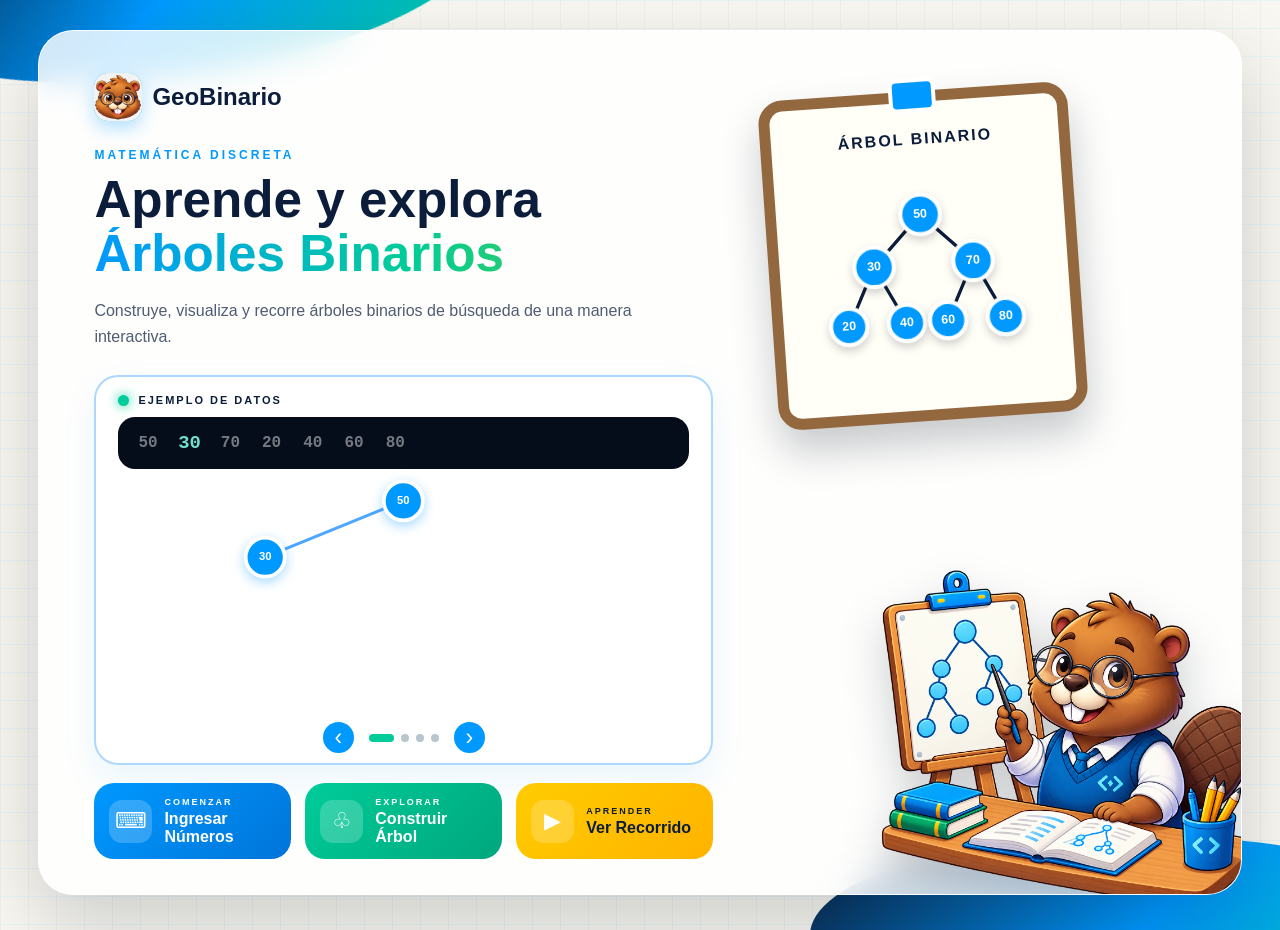
<file: index.html>
<!DOCTYPE html>
<html lang="es">

<head>

    <meta charset="UTF-8">

    <meta
        name="viewport"
        content="width=device-width, initial-scale=1.0">

    <title>GeoBinario</title>

    <link
        rel="stylesheet"
        href="css/index.css">
    <link rel="icon" type="image/png" href="img/carita.png">
</head>


<body>

    <!-- ======================================
         DECORACIONES
    ======================================= -->

    <div class="aero-shape aero-shape-top"></div>

    <div class="aero-shape aero-shape-bottom"></div>


    <!-- ======================================
         APLICACIÓN
    ======================================= -->

    <main class="app">


        <!-- ==================================
             CONTENEDOR PRINCIPAL
        =================================== -->

        <section class="main-card">


            <!-- ==================================
                 COLUMNA IZQUIERDA
            =================================== -->

            <section class="content">


                <!-- LOGO -->

                <div class="brand">

                <div class="brand-icon">
                    <img src="img/carita.png" alt="Mascota GeoBinario">
                </div>

                    <span>
                        GeoBinario
                    </span>

                </div>


                <!-- TITULO -->

                <div class="heading">

                    <span class="eyebrow">
                        MATEMÁTICA DISCRETA
                    </span>

                    <h1>

                        Aprende y explora

                        <strong>
                            Árboles Binarios
                        </strong>

                    </h1>


                    <p>

                        Construye, visualiza y recorre
                        árboles binarios de búsqueda
                        de una manera interactiva.

                    </p>

                </div>


                <!-- ==================================
                     DEMOSTRACIÓN
                =================================== -->

                <div class="demo-card">


                    <!-- TITULO DEMO -->

                    <div class="demo-header">

                        <span class="live-dot"></span>

                        <span>
                            EJEMPLO DE DATOS
                        </span>

                    </div>


                    <!-- NUMEROS -->

                    <div
                        class="number-bar"
                        id="numberBar">

                    </div>


                    <!-- ARBOL -->

                    <div class="tree-stage">

                        <svg
                            id="treeSVG"
                            viewBox="0 0 760 330"
                            preserveAspectRatio="xMidYMid meet">

                            <g id="treeConnections"></g>

                            <g id="treeNodes"></g>

                        </svg>

                    </div>


                    <!-- CONTROLES -->

                    <div class="demo-controls">

                        <button
                            id="previousExample"
                            class="arrow-button">

                            ‹

                        </button>


                        <div
                            id="exampleDots"
                            class="example-dots">

                        </div>


                        <button
                            id="nextExample"
                            class="arrow-button">

                            ›

                        </button>

                    </div>


                </div>


                <!-- ==================================
                     BOTONES PRINCIPALES
                =================================== -->

                <div class="main-buttons">


                    <button
                        id="btnStart"
                        class="main-button blue-button">

                        <span class="button-icon">
                            ⌨
                        </span>

                        <span class="button-text">

                            <small>
                                COMENZAR
                            </small>

                            <strong>
                                Ingresar Números
                            </strong>

                        </span>

                    </button>


                    <button
                        id="btnTree"
                        class="main-button green-button">

                        <span class="button-icon">
                            ♧
                        </span>

                        <span class="button-text">

                            <small>
                                EXPLORAR
                            </small>

                            <strong>
                                Construir Árbol
                            </strong>

                        </span>

                    </button>


                    <button
                        id="btnTraversal"
                        class="main-button yellow-button">

                        <span class="button-icon">
                            ▶
                        </span>

                        <span class="button-text">

                            <small>
                                APRENDER
                            </small>

                            <strong>
                                Ver Recorrido
                            </strong>

                        </span>

                    </button>


                </div>


            </section>


            <!-- ==================================
                 COLUMNA DERECHA
            =================================== -->

            <section class="visual">


                <!-- ==================================
                     PIZARRA
                =================================== -->

                <div class="board">


                    <div class="board-pin"></div>


                    <div class="board-title">
                        ÁRBOL BINARIO
                    </div>


                    <svg
                        viewBox="0 0 300 260">


                        <!-- conexiones -->

                        <line
                            x1="150"
                            y1="65"
                            x2="90"
                            y2="125">
                        </line>


                        <line
                            x1="150"
                            y1="65"
                            x2="210"
                            y2="125">
                        </line>


                        <line
                            x1="90"
                            y1="125"
                            x2="55"
                            y2="195">
                        </line>


                        <line
                            x1="90"
                            y1="125"
                            x2="125"
                            y2="195">
                        </line>


                        <line
                            x1="210"
                            y1="125"
                            x2="175"
                            y2="195">
                        </line>


                        <line
                            x1="210"
                            y1="125"
                            x2="245"
                            y2="195">
                        </line>


                        <!-- nodos -->

                        <circle
                            cx="150"
                            cy="65"
                            r="24">
                        </circle>


                        <circle
                            cx="90"
                            cy="125"
                            r="24">
                        </circle>


                        <circle
                            cx="210"
                            cy="125"
                            r="24">
                        </circle>


                        <circle
                            cx="55"
                            cy="195"
                            r="22">
                        </circle>


                        <circle
                            cx="125"
                            cy="195"
                            r="22">
                        </circle>


                        <circle
                            cx="175"
                            cy="195"
                            r="22">
                        </circle>


                        <circle
                            cx="245"
                            cy="195"
                            r="22">
                        </circle>


                        <!-- textos -->

                        <text
                            x="150"
                            y="65">
                            50
                        </text>


                        <text
                            x="90"
                            y="125">
                            30
                        </text>


                        <text
                            x="210"
                            y="125">
                            70
                        </text>


                        <text
                            x="55"
                            y="195">
                            20
                        </text>


                        <text
                            x="125"
                            y="195">
                            40
                        </text>


                        <text
                            x="175"
                            y="195">
                            60
                        </text>


                        <text
                            x="245"
                            y="195">
                            80
                        </text>


                    </svg>


                </div>


                <!-- ==================================
                     MASCOTA
                =================================== -->

                <div class="mascot-container">


                    <img
                        src="img/matecastor.png"
                        alt="Mascota GeoBinario"
                        class="mascot">


                </div>


            </section>


        </section>


    </main>


    <script src="js/index.js"></script>

</body>

</html>
</file>
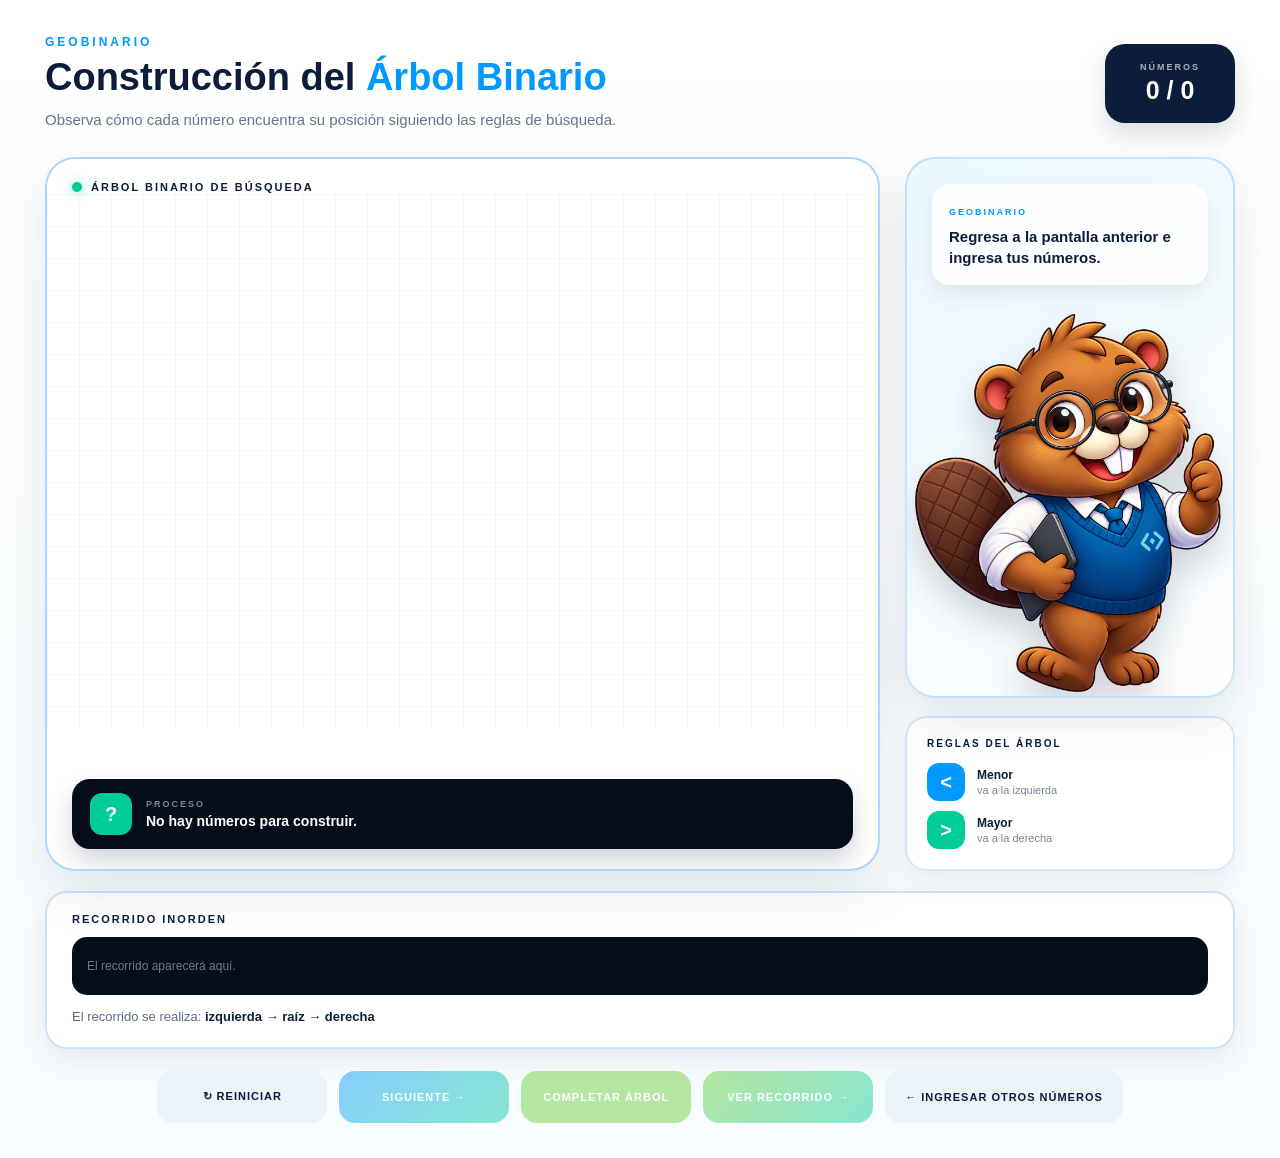
<file: arbol.html>
<!DOCTYPE html>
<html lang="es">

<head>
    <meta charset="UTF-8">
    <meta name="viewport" content="width=device-width, initial-scale=1.0">

    <title>GeoBinario - Árbol Binario</title>

    <link rel="stylesheet" href="css/index.css">
    <link rel="stylesheet" href="css/arbol.css">
    <link rel="icon" type="image/png" href="img/carita.png">
</head>

<body>

<main class="tree-page">

    <!-- =========================
         ENCABEZADO
    ========================== -->

    <header class="tree-header">

        <div class="header-info">

            <div class="tree-eyebrow">
                GEOBINARIO
            </div>

            <h1>
                Construcción del
                <span>Árbol Binario</span>
            </h1>

            <p>
                Observa cómo cada número encuentra su posición
                siguiendo las reglas de búsqueda.
            </p>

        </div>

        <div class="tree-counter">

            <span>NÚMEROS</span>

            <strong id="progressText">
                0 / 0
            </strong>

        </div>

    </header>


    <!-- =========================
         CONTENIDO
    ========================== -->

    <section class="tree-layout">


        <!-- =====================
             ÁRBOL
        ====================== -->

        <div class="tree-board">

            <div class="board-title">

                <span class="status-dot"></span>

                ÁRBOL BINARIO DE BÚSQUEDA

            </div>


            <div
                id="treeContainer"
                class="tree-container"
            >

                <svg
                    id="treeSvg"
                    class="tree-svg"
                ></svg>

                <div
                    id="treeNodes"
                    class="tree-nodes"
                ></div>

            </div>


            <!-- =================
                 EXPLICACIÓN
            ================== -->

            <div class="operation-panel">

                <div
                    id="operationIcon"
                    class="operation-icon"
                >
                    ?
                </div>

                <div>

                    <small>
                        PROCESO
                    </small>

                    <strong id="operationText">
                        Preparando el árbol...
                    </strong>

                </div>

            </div>

        </div>


        <!-- =====================
             MASCOTA
        ====================== -->

        <aside class="mascot-panel">

            <div class="mascot-card">

                <div class="mascot-message">

                    <span>
                        GEOBINARIO
                    </span>

                    <p id="mascotText">
                        ¡Vamos a construir
                        nuestro árbol!
                    </p>

                </div>


                <div class="mascot-image-container">

                    <img
                        src="img/inteligente.png"
                        alt="Mascota GeoBinario"
                        class="tree-mascot"
                    >

                </div>

            </div>


            <!-- =================
                 REGLAS
            ================== -->

            <div class="rules-card">

                <div class="rules-title">
                    REGLAS DEL ÁRBOL
                </div>


                <div class="rule">

                    <div class="rule-symbol left">
                        &lt;
                    </div>

                    <div>

                        <strong>
                            Menor
                        </strong>

                        <span>
                            va a la izquierda
                        </span>

                    </div>

                </div>


                <div class="rule">

                    <div class="rule-symbol right">
                        &gt;
                    </div>

                    <div>

                        <strong>
                            Mayor
                        </strong>

                        <span>
                            va a la derecha
                        </span>

                    </div>

                </div>

            </div>

        </aside>

    </section>


    <!-- =========================
         PANEL RECORRIDO
    ========================== -->

    <section
        id="traversalPanel"
        class="traversal-panel"
    >

        <div class="traversal-title">
            RECORRIDO INORDEN
        </div>


        <div
            id="traversalSequence"
            class="traversal-sequence"
        >

            <span class="empty-traversal">
                El recorrido aparecerá aquí.
            </span>

        </div>


        <div
            id="traversalExplanation"
            class="traversal-explanation"
        >

            El recorrido se realiza:

            <strong>
                izquierda → raíz → derecha
            </strong>

        </div>

    </section>


    <!-- =========================
         BOTONES
    ========================== -->

    <section class="tree-controls">

        <button
            id="restartButton"
            class="tree-button secondary"
        >
            ↻ REINICIAR
        </button>


        <button
            id="nextButton"
            class="tree-button primary"
        >
            SIGUIENTE →
        </button>


        <button
            id="finishButton"
            class="tree-button success"
        >
            COMPLETAR ÁRBOL
        </button>


        <button
            id="traversalButton"
            class="tree-button traversal"
        >
            VER RECORRIDO →
        </button>


        <button
            id="backButton"
            class="tree-button secondary"
        >
            ← INGRESAR OTROS NÚMEROS
        </button>

    </section>

</main>


<script src="js/arbol.js"></script>

</body>

</html>
</file>
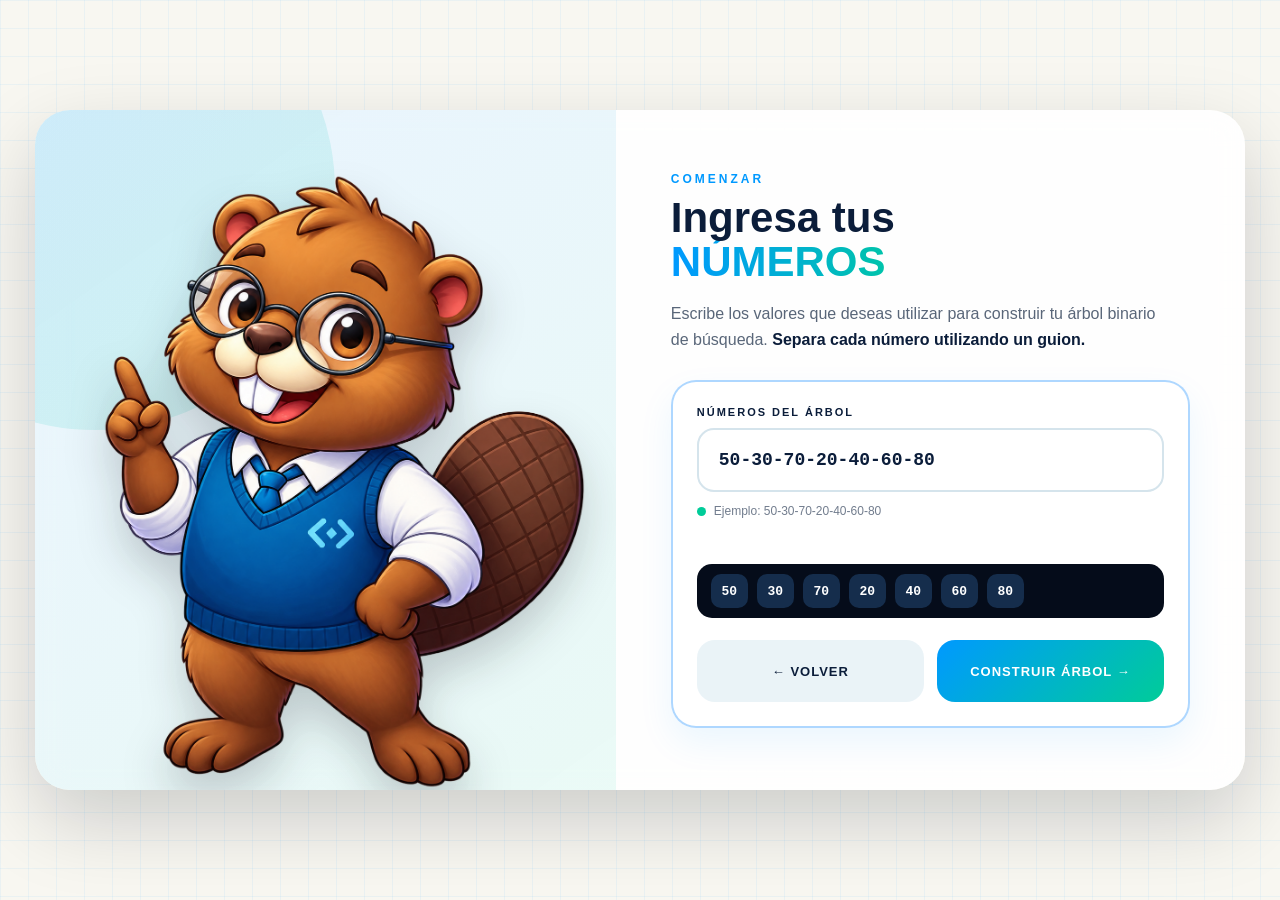
<file: ingreso.html>
<!DOCTYPE html>
<html lang="es">

<head>

    <meta charset="UTF-8">

    <meta
        name="viewport"
        content="width=device-width, initial-scale=1.0"
    >

    <title>GeoBinario - Ingresar Números</title>

    <!-- CSS GENERAL DEL PROYECTO -->
    <link
        rel="stylesheet"
        href="css/index.css"
    >
    <link rel="icon" type="image/png" href="img/carita.png">

    <!-- CSS EXCLUSIVO DE ESTA PANTALLA -->
    <link
        rel="stylesheet"
        href="css/ingreso.css"
    >

</head>


<body>

    <main class="input-page">

        <section class="input-card">


            <!-- ==============================
                 MASCOTA
            =============================== -->

            <div class="input-mascot-side">

                <img
                    src="img/cuerpocastor.png"
                    alt="Mascota GeoBinario"
                    class="input-mascot"
                >

            </div>


            <!-- ==============================
                 CONTENIDO
            =============================== -->

            <div class="input-content">

                <div class="input-eyebrow">
                    COMENZAR
                </div>


                <h1 class="input-title">

                    Ingresa tus

                    <span>NÚMEROS</span>

                </h1>


                <p class="input-description">

                    Escribe los valores que deseas utilizar
                    para construir tu árbol binario de búsqueda.

                    <strong>
                        Separa cada número utilizando un guion.
                    </strong>

                </p>


                <!-- ==============================
                     CAJA DE INGRESO
                =============================== -->

                <div class="number-input-box">

                    <label
                        class="input-label"
                        for="numbersInput"
                    >

                        NÚMEROS DEL ÁRBOL

                    </label>


                    <input
                        type="text"
                        id="numbersInput"
                        class="number-input"
                        value="50-30-70-20-40-60-80"
                        placeholder="50-30-70-20-40-60-80"
                        autocomplete="off"
                        spellcheck="false"
                    >


                    <div class="input-help">

                        <span class="help-dot"></span>

                        Ejemplo:
                        50-30-70-20-40-60-80

                    </div>


                    <!-- MENSAJE DE ERROR -->

                    <div
                        id="inputError"
                        class="input-error"
                    ></div>


                    <!-- PREVISUALIZACIÓN -->

                    <div
                        id="previewBox"
                        class="preview-box"
                    ></div>


                    <!-- ==============================
                         BOTONES
                    =============================== -->

                    <div class="input-actions">

                        <button
                            type="button"
                            class="input-button back-button"
                            id="backButton"
                        >

                            ← VOLVER

                        </button>


                        <button
                            type="button"
                            class="input-button build-button"
                            id="buildButton"
                            disabled
                        >

                            CONSTRUIR ÁRBOL →

                        </button>

                    </div>

                </div>

            </div>

        </section>

    </main>


    <!-- JAVASCRIPT -->
    <script src="js/ingreso.js"></script>

</body>

</html>
</file>
<file: css/index.css>
:root {

    /* ==============================
       COLORES AERO
    ============================== */

    --aero-sky-blue: #0099FF;
    --aero-light-blue: #4DA6FF;

    --aero-aqua: #00CC99;
    --aero-mint: #70E1C8;

    --aero-grass-green: #66CC33;
    --aero-sunny-yellow: #FFCC00;

    --aero-space-blue: #0B1D3A;
    --aero-deep-navy: #050C1A;

    --aero-white: #FFFFFF;

    --paper: #F8F7F1;

}


/* =========================================================
   RESET
========================================================= */

* {

    margin: 0;

    padding: 0;

    box-sizing: border-box;

}


html {

    scroll-behavior: smooth;

}


body {

    min-height: 100vh;

    font-family:
        "Segoe UI",
        Arial,
        sans-serif;

    color:
        var(--aero-space-blue);

    background-color:
        var(--paper);

    background-image:

        linear-gradient(
            rgba(0,153,255,.055) 1px,
            transparent 1px
        ),

        linear-gradient(
            90deg,
            rgba(0,153,255,.055) 1px,
            transparent 1px
        );

    background-size: 28px 28px;

    overflow-x: hidden;

}


/* =========================================================
   DECORACIONES DE FONDO
========================================================= */

.aero-shape {

    position: fixed;

    z-index: -10;

    pointer-events: none;

}


.aero-shape-top {

    width: 620px;

    height: 210px;

    top: -135px;

    left: -130px;

    border-radius: 50%;

    background:

        linear-gradient(
            135deg,
            var(--aero-deep-navy),
            var(--aero-sky-blue),
            var(--aero-aqua)
        );

    transform: rotate(-8deg);

}


.aero-shape-bottom {

    width: 650px;

    height: 200px;

    right: -180px;

    bottom: -135px;

    border-radius: 50%;

    background:

        linear-gradient(
            135deg,
            var(--aero-space-blue),
            var(--aero-sky-blue),
            var(--aero-aqua)
        );

}


/* =========================================================
   CONTENEDOR
========================================================= */

.app {

    width: min(1450px, 94%);

    margin: 30px auto;

}


/* =========================================================
   TARJETA PRINCIPAL
========================================================= */

.main-card {

    position: relative;

    min-height: 780px;

    display: grid;

    grid-template-columns:
        59%
        41%;

    overflow: hidden;

    border-radius: 35px;

    background:
        rgba(255,255,255,.82);

    border:
        1px solid
        rgba(255,255,255,.95);

    box-shadow:

        0 30px 80px
        rgba(5,12,26,.18);

    backdrop-filter:
        blur(15px);

}


/* =========================================================
   CONTENIDO
========================================================= */

.content {

    padding:
        42px
        35px
        35px
        55px;

}


/* =========================================================
   MARCA
========================================================= */

.brand {

    display: flex;

    align-items: center;

    gap: 10px;

    margin-bottom: 24px;

    color:
        var(--aero-space-blue);

    font-size: 24px;

    font-weight: 900;

}


.brand-icon {

    width: 40px;

    height: 40px;

    display: flex;

    justify-content: center;

    align-items: center;

    border-radius: 12px;

    color: white;

    background:

        linear-gradient(
            135deg,
            var(--aero-sky-blue),
            var(--aero-aqua)
        );

    box-shadow:

        0 7px 18px
        rgba(0,153,255,.30);

}


/* =========================================================
   TITULO
========================================================= */

.eyebrow {

    color:
        var(--aero-sky-blue);

    font-size: 12px;

    font-weight: 900;

    letter-spacing: 3px;

}


.heading h1 {

    margin-top: 10px;

    color:
        var(--aero-space-blue);

    font-size:
        clamp(
            38px,
            4vw,
            60px
        );

    line-height: 1.05;

}


.heading h1 strong {

    display: block;

    background:

        linear-gradient(
            90deg,
            var(--aero-sky-blue),
            var(--aero-aqua),
            var(--aero-grass-green)
        );

    -webkit-background-clip: text;

    background-clip: text;

    color: transparent;

}


.heading p {

    max-width: 590px;

    margin-top: 17px;

    color:
        rgba(11,29,58,.72);

    font-size: 16px;

    line-height: 1.65;

}


/* =========================================================
   TARJETA DE DEMOSTRACIÓN
========================================================= */

.demo-card {

    margin-top: 25px;

    padding:
        17px
        22px
        10px;

    border-radius: 24px;

    background:
        rgba(255,255,255,.70);

    border:
        2px solid
        rgba(77,166,255,.45);

    box-shadow:

        0 15px 35px
        rgba(0,153,255,.08);

}


/* =========================================================
   ENCABEZADO DEL EJEMPLO
========================================================= */

.demo-header {

    display: flex;

    align-items: center;

    gap: 9px;

    color:
        var(--aero-space-blue);

    font-size: 11px;

    font-weight: 900;

    letter-spacing: 2px;

}


.live-dot {

    width: 11px;

    height: 11px;

    flex-shrink: 0;

    border-radius: 50%;

    background:
        var(--aero-aqua);

    box-shadow:
        0 0 12px
        var(--aero-aqua);

    animation:
        livePulse 1.5s infinite;

}


@keyframes livePulse {

    0%,
    100% {

        transform:
            scale(1);

    }

    50% {

        transform:
            scale(1.3);

    }

}


/* =========================================================
   BARRA DE NUMEROS
========================================================= */

.number-bar {

    min-height: 52px;

    margin-top: 11px;

    padding:
        12px
        20px;

    display: flex;

    align-items: center;

    gap: 22px;

    overflow-x: auto;

    border-radius: 17px;

    color:
        white;

    background:
        var(--aero-deep-navy);

    font-family:
        Consolas,
        "Courier New",
        monospace;

    font-size: 16px;

    font-weight: 800;

}


.number-bar::-webkit-scrollbar {

    height: 4px;

}


.number-bar::-webkit-scrollbar-thumb {

    border-radius: 10px;

    background:
        var(--aero-light-blue);

}


/* =========================================================
   NÚMEROS INDIVIDUALES
========================================================= */

.number-item {

    display: inline-block;

    flex-shrink: 0;

    opacity: .45;

    transition:

        opacity .3s ease,

        color .3s ease,

        transform .3s ease;

}


.number-item.active {

    opacity: 1;

    color:
        var(--aero-mint);

    transform:
        scale(1.18);

}


/* =========================================================
   ESCENARIO DEL ÁRBOL
========================================================= */

.tree-stage {

    position: relative;

    width: 100%;

    height: 255px;

    margin-top: 2px;

}


/*
   MUY IMPORTANTE:

   No colocamos ninguna animación
   CSS sobre los nodos.

   JavaScript será quien controle
   su aparición.
*/

#treeSVG {

    display: block;

    width: 100%;

    height: 100%;

    overflow: visible;

}


/* =========================================================
   CAPAS SVG
========================================================= */

#treeConnections {

    pointer-events: none;

}


#treeNodes {

    pointer-events: none;

}


/* =========================================================
   LÍNEAS DEL ÁRBOL
========================================================= */

.tree-line {

    fill: none;

    stroke:
        var(--aero-light-blue);

    stroke-width: 4;

    stroke-linecap: round;

    /*
       NO poner animation aquí.
       JavaScript controla
       strokeDashoffset.
    */

}


/* =========================================================
   NODOS DEL ÁRBOL
========================================================= */

.node-circle {

    fill:
        var(--aero-sky-blue);

    stroke:
        var(--aero-white);

    stroke-width: 5;

    /*
       No usar transform aquí.
       El posicionamiento lo controla
       el atributo transform del SVG.
    */

    filter:

        drop-shadow(
            0 5px 8px
            rgba(0,153,255,.35)
        );

}


.node-text {

    fill:
        var(--aero-white);

    font-family:
        "Segoe UI",
        Arial,
        sans-serif;

    font-size: 15px;

    font-weight: 900;

    text-anchor: middle;

    dominant-baseline: middle;

    pointer-events: none;

    user-select: none;

}


/* =========================================================
   CONTROLES DEL EJEMPLO
========================================================= */

.demo-controls {

    display: flex;

    justify-content: center;

    align-items: center;

    gap: 15px;

    margin-top: -4px;

}


.arrow-button {

    width: 31px;

    height: 31px;

    display: flex;

    justify-content: center;

    align-items: center;

    border: none;

    border-radius: 50%;

    color:
        white;

    background:
        var(--aero-sky-blue);

    font-size: 23px;

    line-height: 1;

    cursor: pointer;

    transition:
        transform .2s ease,
        background .2s ease;

}


.arrow-button:hover {

    transform:
        scale(1.12);

    background:
        var(--aero-aqua);

}


.arrow-button:active {

    transform:
        scale(.95);

}


/* =========================================================
   PUNTOS
========================================================= */

.example-dots {

    display: flex;

    align-items: center;

    gap: 7px;

}


.example-dot {

    width: 8px;

    height: 8px;

    border-radius: 20px;

    background:
        #B7C5CF;

    cursor: pointer;

    transition:
        width .3s ease,
        background .3s ease;

}


.example-dot.active {

    width: 25px;

    background:
        var(--aero-aqua);

}


/* =========================================================
   BOTONES PRINCIPALES
========================================================= */

.main-buttons {

    margin-top: 18px;

    display: grid;

    grid-template-columns:
        repeat(3, 1fr);

    gap: 14px;

}


.main-button {

    min-height: 76px;

    display: flex;

    align-items: center;

    gap: 12px;

    padding:
        12px
        15px;

    border: none;

    border-radius: 20px;

    cursor: pointer;

    text-align: left;

    transition:

        transform .25s ease,

        box-shadow .25s ease;

}


.main-button:hover {

    transform:
        translateY(-5px);

    box-shadow:

        0 15px 30px
        rgba(5,12,26,.20);

}


.main-button:active {

    transform:
        translateY(-1px);

}


.button-icon {

    width: 43px;

    height: 43px;

    flex-shrink: 0;

    display: flex;

    justify-content: center;

    align-items: center;

    border-radius: 13px;

    color:
        white;

    background:
        rgba(255,255,255,.20);

    font-size: 22px;

}


.button-text small {

    display: block;

    font-size: 9px;

    font-weight: 900;

    letter-spacing: 2px;

}


.button-text strong {

    display: block;

    margin-top: 3px;

    font-size: 16px;

}


.blue-button {

    color:
        white;

    background:

        linear-gradient(
            135deg,
            var(--aero-sky-blue),
            #0074D9
        );

}


.green-button {

    color:
        white;

    background:

        linear-gradient(
            135deg,
            var(--aero-aqua),
            #00A77D
        );

}


.yellow-button {

    color:
        var(--aero-space-blue);

    background:

        linear-gradient(
            135deg,
            var(--aero-sunny-yellow),
            #FFB300
        );

}


/* =========================================================
   PARTE DERECHA
========================================================= */

.visual {

    position: relative;

    min-height: 780px;

    overflow: visible;

}


/* =========================================================
   PIZARRA
========================================================= */

.board {

    position: absolute;

    top: 60px;

    left: 4%;

    width: 310px;

    height: 330px;

    padding:
        28px
        20px;

    border:
        11px solid
        #94683E;

    border-radius: 24px;

    background:
        #fffef7;

    transform:
        rotate(-4deg);

    box-shadow:

        0 22px 40px
        rgba(5,12,26,.22);

    z-index: 5;

}


.board-pin {

    position: absolute;

    top: -24px;

    left: 50%;

    width: 47px;

    height: 34px;

    transform:
        translateX(-50%);

    border:
        4px solid
        white;

    border-radius: 8px;

    background:
        var(--aero-sky-blue);

}


.board-title {

    text-align: center;

    color:
        var(--aero-space-blue);

    font-size: 16px;

    font-weight: 900;

    letter-spacing: 2px;

}


.board svg {

    width: 100%;

    height: 240px;

}


.board line {

    fill: none;

    stroke:
        var(--aero-space-blue);

    stroke-width: 4;

    stroke-linecap: round;

}


.board circle {

    fill:
        var(--aero-sky-blue);

    stroke:
        white;

    stroke-width: 5;

    filter:

        drop-shadow(
            0 5px 5px
            rgba(0,0,0,.18)
        );

}


.board text {

    fill:
        white;

    font-size: 15px;

    font-weight: 900;

    text-anchor: middle;

    dominant-baseline: middle;

}


/* =========================================================
   MASCOTA
========================================================= */

.mascot-container {

    position: absolute;

    right: -3%;

    bottom: 0;

    width: 76%;

    height: 74%;

    display: flex;

    justify-content: center;

    align-items: flex-end;

    z-index: 4;

}


.mascot {

    display: block;

    width: 100%;

    height: 100%;

    object-fit: contain;

    object-position:
        center bottom;

    filter:

        drop-shadow(
            0 20px 22px
            rgba(5,12,26,.20)
        );

}


/* =========================================================
   RESPONSIVE
========================================================= */

@media (max-width: 1150px) {

    .main-card {

        grid-template-columns: 1fr;

    }


    .visual {

        min-height: 650px;

    }


    .mascot-container {

        width: 70%;

        right: 5%;

    }


    .board {

        left: 8%;

    }

}


@media (max-width: 800px) {

    .content {

        padding:
            35px
            25px;

    }


    .main-buttons {

        grid-template-columns: 1fr;

    }


    .visual {

        min-height: 600px;

    }


    .mascot-container {

        width: 80%;

        right: -5%;

    }

}


@media (max-width: 600px) {

    .app {

        width: 96%;

        margin: 10px auto;

    }


    .content {

        padding:
            30px
            18px;

    }


    .heading h1 {

        font-size: 38px;

    }


    .demo-card {

        padding:
            15px
            12px
            10px;

    }


    .tree-stage {

        height: 220px;

    }


    .board {

        width: 240px;

        height: 280px;

        left: 2%;

    }


    .mascot-container {

        width: 78%;

        right: -8%;

    }

}

.brand-icon {
    width: 48px;
    height: 48px;

    display: flex;
    align-items: center;
    justify-content: center;

    overflow: hidden;

    border-radius: 14px;

    background: linear-gradient(
        135deg,
        var(--aero-sky-blue),
        var(--aero-aqua)
    );
}

.brand-icon img {
    width: 100%;
    height: 100%;

    object-fit: contain;

    display: block;
}
</file>
<file: css/arbol.css>
/* ==========================================================
   GEOBINARIO
   PANTALLA DEL ÁRBOL BINARIO
========================================================== */


/* ==========================================================
   PÁGINA
========================================================== */

.tree-page {

    min-height: 100vh;

    padding: 35px 45px;

    background:
        linear-gradient(
            180deg,
            #ffffff 0%,
            #f7fcff 100%
        );

}


/* ==========================================================
   ENCABEZADO
========================================================== */

.tree-header {

    max-width: 1450px;

    margin:
        0 auto 25px;

    display: flex;

    align-items: center;

    justify-content: space-between;

    gap: 25px;

}


.tree-eyebrow {

    margin-bottom: 7px;

    color:
        var(--aero-sky-blue);

    font-size: 12px;

    font-weight: 900;

    letter-spacing: 3px;

}


.tree-header h1 {

    margin: 0;

    color:
        var(--aero-space-blue);

    font-size: 38px;

    font-weight: 900;

}


.tree-header h1 span {

    color:
        var(--aero-sky-blue);

}


.tree-header p {

    max-width: 650px;

    margin:
        10px 0 0;

    color:
        rgba(11,29,58,.62);

    font-size: 15px;

    line-height: 1.5;

}


.tree-counter {

    min-width: 130px;

    padding:
        18px 24px;

    border-radius: 20px;

    text-align: center;

    background:
        var(--aero-space-blue);

    box-shadow:
        0 12px 25px
        rgba(5,12,26,.14);

}


.tree-counter span {

    display: block;

    color:
        rgba(255,255,255,.65);

    font-size: 9px;

    font-weight: 900;

    letter-spacing: 2px;

}


.tree-counter strong {

    display: block;

    margin-top: 4px;

    color:
        white;

    font-size: 25px;

    font-weight: 900;

}


/* ==========================================================
   DISTRIBUCIÓN
========================================================== */

.tree-layout {

    max-width: 1450px;

    min-height: 620px;

    margin: auto;

    display: grid;

    grid-template-columns:
        minmax(0, 1fr)
        330px;

    gap: 25px;

}


/* ==========================================================
   TABLERO
========================================================== */

.tree-board {

    min-width: 0;

    position: relative;

    overflow: hidden;

    border:
        2px solid
        rgba(77,166,255,.45);

    border-radius: 30px;

    background:
        rgba(255,255,255,.94);

    box-shadow:
        0 20px 50px
        rgba(5,12,26,.10);

}


/* ==========================================================
   TÍTULO DEL TABLERO
========================================================== */

.board-title {

    position: absolute;

    z-index: 20;

    top: 22px;

    left: 25px;

    display: flex;

    align-items: center;

    gap: 9px;

    color:
        var(--aero-space-blue);

    font-size: 11px;

    font-weight: 900;

    letter-spacing: 2px;

}


.status-dot {

    width: 10px;

    height: 10px;

    border-radius: 50%;

    background:
        var(--aero-aqua);

    box-shadow:
        0 0 12px
        rgba(0,204,153,.55);

}


/* ==========================================================
   ÁREA DEL ÁRBOL
========================================================== */

.tree-container {

    position: relative;

    width: 100%;

    height: 535px;

    margin-top: 35px;

    overflow: hidden;

    background-color:
        #ffffff;

    background-image:

        linear-gradient(
            rgba(77,166,255,.08) 1px,
            transparent 1px
        ),

        linear-gradient(
            90deg,
            rgba(77,166,255,.08) 1px,
            transparent 1px
        );

    background-size:
        32px 32px;

}


/* ==========================================================
   SVG
========================================================== */

.tree-svg {

    position: absolute;

    inset: 0;

    width: 100%;

    height: 100%;

    overflow: visible;

}


/* ==========================================================
   LÍNEAS
========================================================== */

.tree-line {

    stroke:
        var(--aero-light-blue);

    stroke-width: 4;

    stroke-linecap: round;

    opacity: 0;

    animation:
        lineAppear .45s ease forwards;

}


.tree-line.active {

    stroke:
        var(--aero-aqua);

    stroke-width: 5;

}


/* ==========================================================
   NODOS
========================================================== */

.tree-nodes {

    position: absolute;

    inset: 0;

}


.tree-node {

    position: absolute;

    width: 58px;

    height: 58px;

    display: flex;

    align-items: center;

    justify-content: center;

    transform:
        translate(-50%,-50%);

    border:
        4px solid white;

    border-radius: 50%;

    color: white;

    background:
        linear-gradient(
            135deg,
            var(--aero-sky-blue),
            var(--aero-aqua)
        );

    box-shadow:

        0 7px 15px
        rgba(0,153,255,.25),

        0 0 0 2px
        rgba(0,153,255,.10);

    font-family:
        Consolas,
        monospace;

    font-size: 15px;

    font-weight: 900;

    opacity: 0;

    animation:
        nodeAppear .55s
        cubic-bezier(.2,.8,.2,1)
        forwards;

}


.tree-node.active {

    box-shadow:

        0 0 0 7px
        rgba(0,204,153,.18),

        0 0 30px
        rgba(0,204,153,.45);

    transform:
        translate(-50%,-50%)
        scale(1.12);

}


@keyframes nodeAppear {

    from {

        opacity: 0;

        transform:
            translate(-50%,-50%)
            scale(.2);

    }

    to {

        opacity: 1;

        transform:
            translate(-50%,-50%)
            scale(1);

    }

}


@keyframes lineAppear {

    from {

        opacity: 0;

    }

    to {

        opacity: 1;

    }

}


/* ==========================================================
   PANEL DE OPERACIÓN
========================================================== */

.operation-panel {

    position: absolute;

    z-index: 30;

    left: 25px;

    right: 25px;

    bottom: 20px;

    min-height: 70px;

    padding:
        12px 18px;

    display: flex;

    align-items: center;

    gap: 14px;

    border-radius: 18px;

    background:
        var(--aero-deep-navy);

    box-shadow:
        0 12px 25px
        rgba(5,12,26,.18);

}


.operation-icon {

    width: 42px;

    height: 42px;

    flex-shrink: 0;

    display: flex;

    align-items: center;

    justify-content: center;

    border-radius: 12px;

    color: white;

    background:
        var(--aero-aqua);

    font-size: 20px;

    font-weight: 900;

}


.operation-panel small {

    display: block;

    margin-bottom: 3px;

    color:
        rgba(255,255,255,.50);

    font-size: 9px;

    font-weight: 900;

    letter-spacing: 2px;

}


.operation-panel strong {

    color: white;

    font-size: 14px;

}


/* ==========================================================
   MASCOTA
========================================================== */

.mascot-panel {

    display: flex;

    flex-direction: column;

    gap: 18px;

}


.mascot-card {

    position: relative;

    flex: 1;

    min-height: 500px;

    overflow: hidden;

    display: flex;

    flex-direction: column;

    justify-content: space-between;

    border-radius: 30px;

    background:
        linear-gradient(
            145deg,
            #eaf8ff,
            #ffffff
        );

    border:
        2px solid
        rgba(77,166,255,.30);

    box-shadow:
        0 20px 45px
        rgba(5,12,26,.10);

}


.mascot-message {

    position: relative;

    z-index: 5;

    margin: 25px;

    padding: 17px;

    border-radius: 18px;

    background:
        rgba(255,255,255,.88);

    box-shadow:
        0 10px 25px
        rgba(5,12,26,.08);

}


.mascot-message span {

    color:
        var(--aero-sky-blue);

    font-size: 9px;

    font-weight: 900;

    letter-spacing: 2px;

}


.mascot-message p {

    margin:
        7px 0 0;

    color:
        var(--aero-space-blue);

    font-size: 15px;

    line-height: 1.4;

    font-weight: 800;

}


.mascot-image-container {

    position: relative;

    flex: 1;

    display: flex;

    align-items: flex-end;

    justify-content: center;

}


.tree-mascot {

    width: 100%;

    max-height: 430px;

    object-fit: contain;

    object-position: bottom;

    filter:
        drop-shadow(
            0 18px 18px
            rgba(5,12,26,.18)
        );

    animation:
        mascotFloat 4s ease-in-out infinite;

}


@keyframes mascotFloat {

    0%,
    100% {

        transform:
            translateY(0);

    }

    50% {

        transform:
            translateY(-8px);

    }

}


/* ==========================================================
   REGLAS
========================================================== */

.rules-card {

    padding: 20px;

    border-radius: 22px;

    background:
        white;

    border:
        2px solid
        rgba(77,166,255,.25);

    box-shadow:
        0 12px 25px
        rgba(5,12,26,.07);

}


.rules-title {

    margin-bottom: 14px;

    color:
        var(--aero-space-blue);

    font-size: 10px;

    font-weight: 900;

    letter-spacing: 2px;

}


.rule {

    display: flex;

    align-items: center;

    gap: 12px;

    margin-top: 10px;

}


.rule-symbol {

    width: 38px;

    height: 38px;

    display: flex;

    align-items: center;

    justify-content: center;

    border-radius: 12px;

    color: white;

    font-size: 20px;

    font-weight: 900;

}


.rule-symbol.left {

    background:
        var(--aero-sky-blue);

}


.rule-symbol.right {

    background:
        var(--aero-aqua);

}


.rule strong {

    display: block;

    color:
        var(--aero-space-blue);

    font-size: 12px;

}


.rule span {

    display: block;

    margin-top: 2px;

    color:
        rgba(11,29,58,.55);

    font-size: 11px;

}


/* ==========================================================
   PANEL RECORRIDO
========================================================== */

.traversal-panel {

    max-width: 1450px;

    margin:
        20px auto 0;

    padding:
        20px 25px;

    border-radius: 22px;

    background:
        white;

    border:
        2px solid
        rgba(77,166,255,.30);

    box-shadow:
        0 12px 30px
        rgba(5,12,26,.08);

}


.traversal-title {

    color:
        var(--aero-space-blue);

    font-size: 11px;

    font-weight: 900;

    letter-spacing: 2px;

    margin-bottom: 12px;

}


.traversal-sequence {

    min-height: 58px;

    padding:
        10px 15px;

    display: flex;

    align-items: center;

    gap: 10px;

    flex-wrap: wrap;

    border-radius: 15px;

    background:
        var(--aero-deep-navy);

}


.empty-traversal {

    color:
        rgba(255,255,255,.45);

    font-size: 12px;

}


.traversal-number {

    min-width: 44px;

    height: 44px;

    display: flex;

    align-items: center;

    justify-content: center;

    border-radius: 50%;

    color: white;

    background:
        linear-gradient(
            135deg,
            var(--aero-sky-blue),
            var(--aero-aqua)
        );

    font-weight: 900;

    animation:
        traversalNumber .45s ease forwards;

}


.traversal-arrow {

    color:
        rgba(255,255,255,.45);

    font-weight: 900;

}


.traversal-explanation {

    margin-top: 12px;

    color:
        rgba(11,29,58,.65);

    font-size: 13px;

    line-height: 1.5;

}


.traversal-explanation strong {

    color:
        var(--aero-space-blue);

}


@keyframes traversalNumber {

    from {

        opacity: 0;

        transform:
            scale(.4)
            translateY(10px);

    }

    to {

        opacity: 1;

        transform:
            scale(1)
            translateY(0);

    }

}


/* ==========================================================
   CONTROLES
========================================================== */

.tree-controls {

    max-width: 1450px;

    margin:
        22px auto 0;

    display: flex;

    justify-content: center;

    gap: 12px;

    flex-wrap: wrap;

}


.tree-button {

    min-width: 170px;

    height: 52px;

    padding:
        0 20px;

    border: none;

    border-radius: 16px;

    font-family:
        inherit;

    font-size: 11px;

    font-weight: 900;

    letter-spacing: 1px;

    cursor: pointer;

    transition:
        transform .2s ease,
        box-shadow .2s ease,
        opacity .2s ease;

}


.tree-button:hover:not(:disabled) {

    transform:
        translateY(-2px);

    box-shadow:
        0 10px 20px
        rgba(5,12,26,.13);

}


.tree-button:disabled {

    cursor: not-allowed;

    opacity: .45;

}


.tree-button.primary {

    color: white;

    background:
        linear-gradient(
            135deg,
            var(--aero-sky-blue),
            var(--aero-aqua)
        );

}


.tree-button.success {

    color: white;

    background:
        var(--aero-grass-green);

}


.tree-button.traversal {

    color: white;

    background:
        linear-gradient(
            135deg,
            var(--aero-grass-green),
            var(--aero-aqua)
        );

}


.tree-button.secondary {

    color:
        var(--aero-space-blue);

    background:
        #EAF3F7;

}


/* ==========================================================
   RESPONSIVE
========================================================== */

@media (max-width: 1050px) {

    .tree-layout {

        grid-template-columns:
            1fr;

    }


    .mascot-panel {

        display: grid;

        grid-template-columns:
            1fr 1fr;

    }


    .mascot-card {

        min-height: 430px;

    }

}


@media (max-width: 700px) {

    .tree-page {

        padding:
            20px 15px;

    }


    .tree-header {

        align-items:
            flex-start;

        flex-direction:
            column;

    }


    .tree-header h1 {

        font-size:
            30px;

    }


    .tree-container {

        height:
            450px;

    }


    .tree-node {

        width:
            48px;

        height:
            48px;

        font-size:
            12px;

    }


    .mascot-panel {

        grid-template-columns:
            1fr;

    }


    .tree-button {

        width: 100%;

    }

}
</file>
<file: css/ingreso.css>
/* ==========================================================
   GEOBINARIO
   PANTALLA DE INGRESO DE NÚMEROS
========================================================== */

.input-page {
    min-height: 100vh;
    min-height: 100dvh;
    width: 100%;
    display: flex;
    align-items: center;
    justify-content: center;
    padding: 35px;
    box-sizing: border-box;
}


/* ==========================================================
   TARJETA PRINCIPAL
========================================================== */

.input-card {
    width: min(1250px, 95vw);
    min-height: 680px;
    display: grid;
    grid-template-columns: 48% 52%;
    overflow: hidden;
    position: relative;
    border-radius: 35px;
    background:
        rgba(255, 255, 255, 0.88);
    box-shadow:
        0 30px 80px
        rgba(5, 12, 26, 0.18);
    backdrop-filter:
        blur(15px);
    box-sizing: border-box;
}


/* ==========================================================
   LADO DE LA MASCOTA
========================================================== */

.input-mascot-side {
    position: relative;
    display: flex;
    align-items: flex-end;
    justify-content: center;
    overflow: hidden;
    background:
        linear-gradient(
            145deg,
            rgba(77, 166, 255, 0.12),
            rgba(0, 204, 153, 0.08)
        );
}

.input-mascot-side::before {
    content: "";
    position: absolute;
    width: 480px;
    height: 480px;
    top: -160px;
    left: -180px;
    border-radius: 50%;
    background:
        linear-gradient(
            135deg,
            var(--aero-sky-blue),
            var(--aero-aqua)
        );
    opacity: 0.12;
}


/* ==========================================================
   MASCOTA
========================================================== */

.input-mascot {
    position: relative;
    z-index: 2;
    width: 92%;
    max-width: 520px;
    height: auto;
    display: block;
    object-fit: contain;
    object-position: bottom;
    filter:
        drop-shadow(
            0 22px 22px
            rgba(5, 12, 26, 0.20)
        );
    animation:
        inputMascotFloat 4s ease-in-out infinite;
}

@keyframes inputMascotFloat {

    0%,
    100% {
        transform:
            translateY(0);
    }

    50% {
        transform:
            translateY(-8px);
    }
}


/* ==========================================================
   CONTENIDO
========================================================== */

.input-content {
    display: flex;
    flex-direction: column;
    justify-content: center;
    padding: 55px;
    box-sizing: border-box;
}

.input-eyebrow {
    color:
        var(--aero-sky-blue);
    font-size: 12px;
    font-weight: 900;
    letter-spacing: 3px;
    margin-bottom: 10px;
}


/* ==========================================================
   TÍTULO
========================================================== */

.input-title {
    margin: 0;
    color:
        var(--aero-space-blue);
    font-size: 42px;
    line-height: 1.05;
    font-weight: 900;
}

.input-title span {
    display: block;
    background:
        linear-gradient(
            90deg,
            var(--aero-sky-blue),
            var(--aero-aqua),
            var(--aero-grass-green)
        );
    -webkit-background-clip: text;
    background-clip: text;
    color: transparent;
}


/* ==========================================================
   DESCRIPCIÓN
========================================================== */

.input-description {
    max-width: 500px;
    margin-top: 17px;
    color:
        rgba(11, 29, 58, 0.68);
    font-size: 16px;
    line-height: 1.6;
}

.input-description strong {
    color:
        var(--aero-space-blue);
}


/* ==========================================================
   CAJA DE INGRESO
========================================================== */

.number-input-box {
    margin-top: 28px;
    padding: 24px;
    border-radius: 25px;
    background:
        rgba(255, 255, 255, 0.72);
    border:
        2px solid
        rgba(77, 166, 255, 0.45);
    box-shadow:
        0 15px 35px
        rgba(0, 153, 255, 0.08);
    box-sizing: border-box;
}


/* ==========================================================
   ETIQUETA
========================================================== */

.input-label {
    display: block;
    margin-bottom: 10px;
    color:
        var(--aero-space-blue);
    font-size: 11px;
    font-weight: 900;
    letter-spacing: 2px;
}


/* ==========================================================
   CAMPO DE NÚMEROS
========================================================== */

.number-input {
    width: 100%;
    max-width: 100%;
    height: 64px;
    padding:
        0 20px;
    border:
        2px solid
        #D5E4EC;
    border-radius: 17px;
    outline: none;
    color:
        var(--aero-space-blue);
    background:
        #FFFFFF;
    font-family:
        Consolas,
        "Courier New",
        monospace;
    font-size: 18px;
    font-weight: 800;
    box-sizing: border-box;
    transition:
        border 0.25s ease,
        box-shadow 0.25s ease;
}

.number-input:focus {
    border-color:
        var(--aero-sky-blue);
    box-shadow:
        0 0 0 4px
        rgba(0, 153, 255, 0.10);
}

.number-input::placeholder {
    color:
        #9BAAB5;
}


/* ==========================================================
   AYUDA
========================================================== */

.input-help {
    display: flex;
    align-items: center;
    gap: 8px;
    margin-top: 12px;
    color:
        rgba(11, 29, 58, 0.58);
    font-size: 12px;
}

.help-dot {
    width: 9px;
    height: 9px;
    flex-shrink: 0;
    border-radius: 50%;
    background:
        var(--aero-aqua);
}


/* ==========================================================
   ERROR
========================================================== */

.input-error {
    min-height: 20px;
    margin-top: 9px;
    color:
        #E74C3C;
    font-size: 12px;
    font-weight: 700;
}


/* ==========================================================
   PREVISUALIZACIÓN
========================================================== */

.preview-box {
    min-height: 54px;
    margin-top: 17px;
    padding:
        10px 14px;
    display: flex;
    align-items: center;
    gap: 9px;
    overflow-x: auto;
    border-radius: 15px;
    background:
        var(--aero-deep-navy);
    box-sizing: border-box;
}

.preview-number {
    min-width: 37px;
    height: 34px;
    padding:
        0 8px;
    display: flex;
    align-items: center;
    justify-content: center;
    border-radius: 10px;
    color:
        white;
    background:
        rgba(77, 166, 255, 0.22);
    font-family:
        Consolas,
        "Courier New",
        monospace;
    font-size: 13px;
    font-weight: 800;
    flex-shrink: 0;
}


/* ==========================================================
   BOTONES
========================================================== */

.input-actions {
    display: grid;
    grid-template-columns:
        1fr 1fr;
    gap: 13px;
    margin-top: 22px;
}

.input-button {
    width: 100%;
    height: 62px;
    border: none;
    border-radius: 18px;
    font-family:
        inherit;
    font-size: 13px;
    font-weight: 900;
    letter-spacing: 1px;
    cursor: pointer;
    transition:
        transform 0.2s ease,
        box-shadow 0.2s ease,
        opacity 0.2s ease;
    box-sizing: border-box;
}

.input-button:hover:not(:disabled) {
    transform:
        translateY(-3px);
    box-shadow:
        0 12px 25px
        rgba(5, 12, 26, 0.18);
}

.input-button:active:not(:disabled) {
    transform:
        translateY(0);
}


/* ==========================================================
   VOLVER
========================================================== */

.back-button {
    color:
        var(--aero-space-blue);
    background:
        #EAF3F7;
}


/* ==========================================================
   CONSTRUIR
========================================================== */

.build-button {
    color:
        white;
    background:
        linear-gradient(
            135deg,
            var(--aero-sky-blue),
            var(--aero-aqua)
        );
}

.build-button:disabled {
    cursor:
        not-allowed;
    opacity:
        0.42;
    box-shadow:
        none;
}


/* ==========================================================
   TABLET
========================================================== */

@media (max-width: 900px) {

    .input-page {
        padding: 25px;
    }

    .input-card {
        width: 100%;
        max-width: 700px;
        min-height: auto;
        grid-template-columns: 1fr;
    }

    .input-mascot-side {
        min-height: 300px;
    }

    .input-mascot {
        width: 60%;
        max-width: 400px;
    }

    .input-content {
        width: 100%;
        padding: 35px;
    }
}


/* ==========================================================
   CELULAR — HASTA 600px
========================================================== */

@media (max-width: 600px) {

    html,
    body {
        width: 100%;
        max-width: 100%;
        overflow-x: hidden;
    }

    .input-page {
        width: 100%;
        min-width: 0;
        min-height: 100dvh;
        padding: 12px;
        align-items: flex-start;
        box-sizing: border-box;
        overflow-x: hidden;
        overflow-y: auto;
    }

    .input-card {
        width: 100%;
        max-width: 100%;
        min-width: 0;
        min-height: 0;
        grid-template-columns: 1fr;
        border-radius: 26px;
        box-sizing: border-box;
    }

    .input-mascot-side {
        width: 100%;
        min-width: 0;
        min-height: 240px;
        box-sizing: border-box;
    }

    .input-mascot-side::before {
        width: 380px;
        height: 380px;
        top: -140px;
        left: -150px;
    }

    .input-mascot {
        width: 70%;
        max-width: 320px;
        height: auto;
    }

    .input-content {
        width: 100%;
        max-width: 100%;
        min-width: 0;
        padding: 25px 18px 22px;
        box-sizing: border-box;
    }

    .input-eyebrow {
        font-size: 10px;
        letter-spacing: 2px;
    }

    .input-title {
        max-width: 100%;
        font-size: clamp(26px, 8vw, 34px);
        line-height: 1.08;
        overflow-wrap: break-word;
    }

    .input-title span {
        max-width: 100%;
    }

    .input-description {
        width: 100%;
        max-width: 100%;
        font-size: 14px;
        line-height: 1.5;
        overflow-wrap: break-word;
    }

    .number-input-box {
        width: 100%;
        max-width: 100%;
        min-width: 0;
        margin-top: 20px;
        padding: 16px;
        border-radius: 21px;
        box-sizing: border-box;
    }

    .input-label {
        max-width: 100%;
        font-size: 10px;
        letter-spacing: 1.5px;
        overflow-wrap: break-word;
    }

    .number-input {
        width: 100%;
        max-width: 100%;
        min-width: 0;
        height: 58px;
        padding: 0 14px;
        font-size: 16px;
        box-sizing: border-box;
    }

    .input-help {
        width: 100%;
        max-width: 100%;
        align-items: flex-start;
        font-size: 11px;
        line-height: 1.4;
        overflow-wrap: break-word;
    }

    .input-error {
        width: 100%;
        max-width: 100%;
        overflow-wrap: break-word;
    }

    .preview-box {
        width: 100%;
        max-width: 100%;
        min-width: 0;
        min-height: 48px;
        margin-top: 14px;
        padding: 8px 10px;
        gap: 7px;
        box-sizing: border-box;
    }

    .preview-number {
        min-width: 32px;
        height: 30px;
        padding: 0 6px;
        font-size: 12px;
        flex-shrink: 0;
    }

    .input-actions {
        width: 100%;
        max-width: 100%;
        min-width: 0;
        grid-template-columns: 1fr;
        gap: 10px;
        margin-top: 18px;
        box-sizing: border-box;
    }

    .input-button {
        width: 100%;
        max-width: 100%;
        min-width: 0;
        height: 56px;
        border-radius: 16px;
        font-size: 12px;
    }
}


/* ==========================================================
   CELULARES DE 390px O MENOS
========================================================== */

@media (max-width: 390px) {

    .input-page {
        padding: 8px;
    }

    .input-card {
        border-radius: 22px;
    }

    .input-mascot-side {
        min-height: 210px;
    }

    .input-mascot {
        width: 74%;
        max-width: 290px;
    }

    .input-content {
        padding: 22px 14px 18px;
    }

    .input-eyebrow {
        font-size: 9px;
        letter-spacing: 1.7px;
    }

    .input-title {
        font-size: clamp(24px, 7.5vw, 29px);
    }

    .input-description {
        font-size: 13px;
    }

    .number-input-box {
        margin-top: 17px;
        padding: 14px;
        border-radius: 19px;
    }

    .number-input {
        height: 54px;
        padding: 0 12px;
        font-size: 15px;
    }

    .input-help {
        font-size: 10px;
    }

    .preview-box {
        min-height: 44px;
    }

    .preview-number {
        min-width: 29px;
        height: 28px;
        font-size: 11px;
    }

    .input-actions {
        gap: 9px;
        margin-top: 16px;
    }

    .input-button {
        height: 53px;
        font-size: 11px;
    }
}


/* ==========================================================
   CELULARES PEQUEÑOS — 360px
========================================================== */

@media (max-width: 360px) {

    .input-page {
        padding: 6px;
    }

    .input-card {
        border-radius: 19px;
    }

    .input-mascot-side {
        min-height: 190px;
    }

    .input-mascot {
        width: 76%;
        max-width: 270px;
    }

    .input-content {
        padding: 19px 12px 15px;
    }

    .input-eyebrow {
        font-size: 8px;
        letter-spacing: 1.3px;
    }

    .input-title {
        font-size: clamp(22px, 7.2vw, 26px);
    }

    .input-description {
        font-size: 12px;
        line-height: 1.45;
    }

    .number-input-box {
        margin-top: 15px;
        padding: 12px;
        border-radius: 17px;
    }

    .input-label {
        font-size: 9px;
        letter-spacing: 1px;
    }

    .number-input {
        height: 51px;
        padding: 0 10px;
        font-size: 14px;
        border-radius: 14px;
    }

    .input-help {
        gap: 6px;
        font-size: 9px;
    }

    .help-dot {
        width: 8px;
        height: 8px;
    }

    .preview-box {
        min-height: 41px;
        margin-top: 12px;
        padding: 7px 8px;
        border-radius: 13px;
    }

    .preview-number {
        min-width: 27px;
        height: 26px;
        padding: 0 5px;
        font-size: 10px;
        border-radius: 9px;
    }

    .input-actions {
        gap: 8px;
        margin-top: 14px;
    }

    .input-button {
        height: 50px;
        border-radius: 14px;
        font-size: 10px;
        letter-spacing: 0.7px;
    }
}


/* ==========================================================
   CELULARES MUY PEQUEÑOS — 320px
========================================================== */

@media (max-width: 320px) {

    .input-page {
        padding: 4px;
    }

    .input-card {
        border-radius: 17px;
    }

    .input-mascot-side {
        min-height: 170px;
    }

    .input-mascot {
        width: 78%;
        max-width: 250px;
    }

    .input-content {
        padding: 17px 10px 13px;
    }

    .input-eyebrow {
        font-size: 7px;
        letter-spacing: 1px;
    }

    .input-title {
        font-size: 21px;
    }

    .input-description {
        font-size: 11px;
        line-height: 1.4;
    }

    .number-input-box {
        margin-top: 13px;
        padding: 10px;
        border-radius: 15px;
    }

    .input-label {
        font-size: 8px;
        letter-spacing: 0.8px;
    }

    .number-input {
        height: 48px;
        padding: 0 9px;
        font-size: 13px;
        border-radius: 13px;
    }

    .input-help {
        font-size: 8px;
        gap: 5px;
    }

    .help-dot {
        width: 7px;
        height: 7px;
    }

    .preview-box {
        min-height: 38px;
        margin-top: 10px;
        padding: 6px;
        border-radius: 11px;
    }

    .preview-number {
        min-width: 25px;
        height: 24px;
        padding: 0 4px;
        font-size: 9px;
        border-radius: 7px;
    }

    .input-actions {
        gap: 7px;
        margin-top: 12px;
    }

    .input-button {
        height: 47px;
        border-radius: 12px;
        font-size: 9px;
        letter-spacing: 0.5px;
    }
}


/* ==========================================================
   CELULAR HORIZONTAL
========================================================== */

@media (max-height: 600px) and (orientation: landscape) {

    .input-page {
        min-height: 100dvh;
        height: auto;
        padding: 10px;
        align-items: flex-start;
        justify-content: center;
        overflow-x: hidden;
        overflow-y: auto;
    }

    .input-card {
        width: 100%;
        max-width: 900px;
        min-height: 0;
        grid-template-columns: 40% 60%;
    }

    .input-mascot-side {
        min-height: 430px;
    }

    .input-mascot {
        width: 85%;
        max-width: 350px;
    }

    .input-content {
        padding: 22px;
    }

    .input-title {
        font-size: 28px;
    }

    .input-description {
        font-size: 12px;
        margin-top: 9px;
    }

    .number-input-box {
        margin-top: 12px;
        padding: 13px;
    }

    .number-input {
        height: 50px;
    }

    .preview-box {
        min-height: 42px;
        margin-top: 10px;
    }

    .input-actions {
        grid-template-columns: 1fr 1fr;
        margin-top: 12px;
    }

    .input-button {
        height: 47px;
    }
}


/* ==========================================================
   PANTALLAS TÁCTILES
========================================================== */

@media (hover: none) and (pointer: coarse) {

    .input-button {
        min-height: 52px;
    }

    .number-input {
        min-height: 52px;
    }

    .input-button:hover {
        transform: none;
        box-shadow: none;
    }

    .input-button:active {
        transform: scale(0.98);
    }
}
</file>
